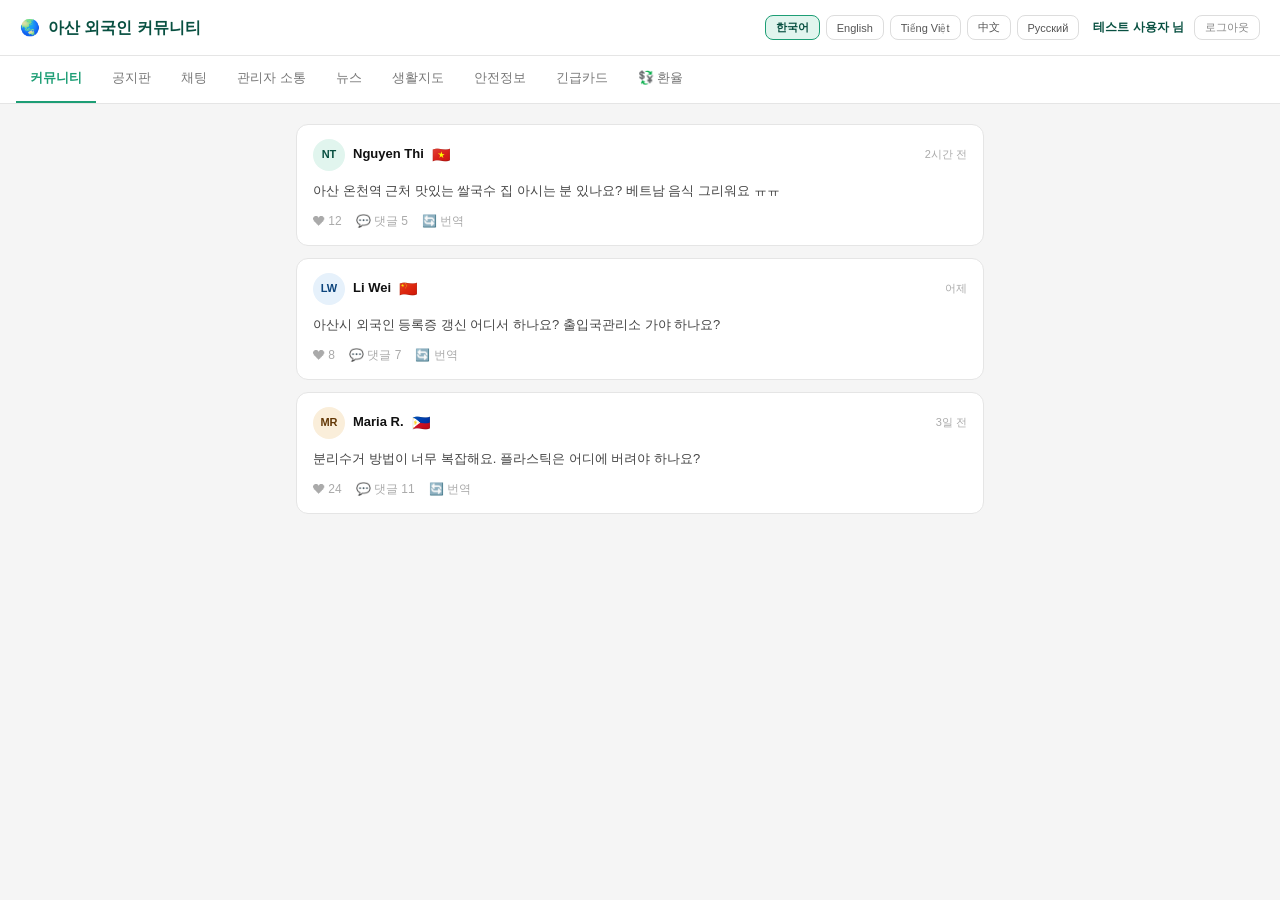
<file: index.html>
<!DOCTYPE html>
<html lang="ko">
<head>
  <meta charset="UTF-8" />
  <meta name="viewport" content="width=device-width, initial-scale=1.0" />
  <title>아산 외국인 커뮤니티</title>
  <link rel="stylesheet" href="style.css" />
</head>
<body>

  <!-- 로딩 오버레이 -->
  <div id="loading-overlay" style="
    position:fixed; inset:0; background:#f0faf6;
    display:flex; flex-direction:column;
    align-items:center; justify-content:center;
    z-index:9999; gap:14px;
  ">
    <div style="font-size:40px;">🌏</div>
    <div style="font-size:15px; font-weight:600; color:#085041;">아산 외국인 커뮤니티</div>
    <div style="font-size:13px; color:#888;">로그인 확인 중...</div>
  </div>

  <!-- 상단 네비게이션 -->
  <nav class="nav">
    <div class="nav-logo">
      🌏 <span id="site-title">아산 외국인 커뮤니티</span>
    </div>
    <div class="lang-btns">
      <button class="lang-btn active" onclick="setLang('ko', this)">한국어</button>
      <button class="lang-btn" onclick="setLang('en', this)">English</button>
      <button class="lang-btn" onclick="setLang('vi', this)">Tiếng Việt</button>
      <button class="lang-btn" onclick="setLang('zh', this)">中文</button>
      <button class="lang-btn" onclick="setLang('ru', this)">Русский</button>
    </div>
    <div class="nav-user" id="nav-user" style="display:none;">
      <span class="nav-username" id="nav-username"></span>
      <button class="nav-logout-btn" onclick="doLogout()">로그아웃</button>
    </div>
  </nav>

  <!-- Firebase 인증 모듈 -->
  <!--
    ✅ Firebase 연결 방법:
       1. https://console.firebase.google.com 에서 프로젝트 생성
       2. 프로젝트 설정 > 앱 추가 > 웹 선택
       3. 아래 YOUR_* 값들을 발급받은 실제 값으로 교체
       4. DEV_MODE = false 로 변경

    🛠️ 개발/테스트 중에는 DEV_MODE = true 로 설정하면
       Firebase 없이도 사이트를 바로 볼 수 있어요.
  -->
  <script type="module">
    // ─────────────────────────────────────────
    // 🛠️ 개발 모드: true = Firebase 없이 바로 진입
    //              false = 실제 Firebase 인증 사용
    const DEV_MODE = true; // 로컬 테스트용 - 배포 시 false로 변경
    // ─────────────────────────────────────────

    function hideLoading() {
      const el = document.getElementById('loading-overlay');
      if (el) el.style.display = 'none';
    }

    if (DEV_MODE) {
      hideLoading();
      document.getElementById('nav-username').textContent = '테스트 사용자 님';
      document.getElementById('nav-user').style.display  = 'flex';
      window._userRole = 'user';
      window.doLogout  = () => { alert('개발 모드에서는 로그아웃이 비활성화됩니다.'); };
    } else {
      const { initializeApp } = await import("https://www.gstatic.com/firebasejs/10.12.0/firebase-app.js");
      const { getAuth, onAuthStateChanged, signOut } = await import("https://www.gstatic.com/firebasejs/10.12.0/firebase-auth.js");
      const { getFirestore, doc, getDoc } = await import("https://www.gstatic.com/firebasejs/10.12.0/firebase-firestore.js");

      // ✅ Firebase 설정
      const firebaseConfig = {
        apiKey:            "AIzaSyBVN7VsK4J7m8Cn_TrbImBs5lgcIukXzuM",
        authDomain:        "project-7638656566257970339.firebaseapp.com",
        projectId:         "project-7638656566257970339",
        storageBucket:     "project-7638656566257970339.firebasestorage.app",
        messagingSenderId: "1018671314777",
        appId:             "1:1018671314777:web:944e5b7e7c6b1aa45bbe48",
        measurementId:     "G-TGVTNG5JBP"
      };

      const app  = initializeApp(firebaseConfig);
      const auth = getAuth(app);
      const db   = getFirestore(app);

      onAuthStateChanged(auth, async (user) => {
        if (!user) {
          window.location.href = "login.html";
          return;
        }
        try {
          const snap = await getDoc(doc(db, "users", user.uid));
          const name = snap.exists() ? snap.data().name : (user.displayName || user.email);
          document.getElementById('nav-username').textContent = (name || user.email) + ' 님';
          document.getElementById('nav-user').style.display  = 'flex';
          window._userRole = snap.exists() ? snap.data().role : 'user';
        } catch(e) {
          document.getElementById('nav-username').textContent = user.email + ' 님';
          document.getElementById('nav-user').style.display  = 'flex';
        }
        hideLoading();
      });

      window.doLogout = async () => {
        await signOut(auth);
        window.location.href = "login.html";
      };
    }
  </script>

  <!-- 탭 메뉴 -->
  <div class="tabs">
    <div class="tab active" onclick="showTab('community', this)" id="t-community">커뮤니티</div>
    <div class="tab" onclick="showTab('notice', this)" id="t-notice">공지판</div>
    <div class="tab" onclick="showTab('chat', this)" id="t-chat">채팅</div>
    <div class="tab" onclick="showTab('admin', this)" id="t-admin">관리자 소통</div>
    <div class="tab" onclick="showTab('news', this)" id="t-news">뉴스</div>
    <div class="tab" onclick="showTab('map', this)" id="t-map">생활지도</div>
    <div class="tab" onclick="showTab('safety', this)" id="t-safety">안전정보</div>
    <div class="tab" onclick="showTab('emergency', this)" id="t-emergency">긴급카드</div>
    <div class="tab" onclick="showTab('exchange', this)" id="t-exchange">💱 환율</div>
  </div>

  <!-- 콘텐츠 영역 -->
  <div class="content">

    <!-- ===================== 커뮤니티 ===================== -->
    <div id="sec-community">
      <div class="community-grid">
        <div class="post-card">
          <div class="post-header">
            <div class="avatar av-vn">NT</div>
            <div class="post-author">Nguyen Thi</div>
            <div>🇻🇳</div>
            <div class="post-time" id="pt1">2시간 전</div>
          </div>
          <div class="post-body" id="pb1">아산 온천역 근처 맛있는 쌀국수 집 아시는 분 있나요? 베트남 음식 그리워요 ㅠㅠ</div>
          <div class="post-footer">
            <span class="post-action">❤ 12</span>
            <span class="post-action" id="pa-cmt1">💬 댓글 5</span>
            <span class="post-action">🔄 번역</span>
          </div>
        </div>
        <div class="post-card">
          <div class="post-header">
            <div class="avatar av-cn">LW</div>
            <div class="post-author">Li Wei</div>
            <div>🇨🇳</div>
            <div class="post-time" id="pt2">어제</div>
          </div>
          <div class="post-body" id="pb2">아산시 외국인 등록증 갱신 어디서 하나요? 출입국관리소 가야 하나요?</div>
          <div class="post-footer">
            <span class="post-action">❤ 8</span>
            <span class="post-action" id="pa-cmt2">💬 댓글 7</span>
            <span class="post-action">🔄 번역</span>
          </div>
        </div>
        <div class="post-card">
          <div class="post-header">
            <div class="avatar av-ph">MR</div>
            <div class="post-author">Maria R.</div>
            <div>🇵🇭</div>
            <div class="post-time" id="pt3">3일 전</div>
          </div>
          <div class="post-body" id="pb3">분리수거 방법이 너무 복잡해요. 플라스틱은 어디에 버려야 하나요?</div>
          <div class="post-footer">
            <span class="post-action">❤ 24</span>
            <span class="post-action" id="pa-cmt3">💬 댓글 11</span>
            <span class="post-action">🔄 번역</span>
          </div>
        </div>
      </div>
    </div>

    <!-- ===================== 공지판 ===================== -->
    <div id="sec-notice" class="hidden">
      <div class="notice-filter">
        <button class="filter-btn active" onclick="filterNotice('all', this)" id="nf-all">전체</button>
        <button class="filter-btn" onclick="filterNotice('urgent', this)" id="nf-urgent">긴급</button>
        <button class="filter-btn" onclick="filterNotice('event', this)" id="nf-event">행사</button>
        <button class="filter-btn" onclick="filterNotice('notice', this)" id="nf-notice">공지</button>
      </div>
      <div class="notice-list">
        <div class="notice-item pinned" data-cat="urgent">
          <span class="notice-tag tag-pin" id="ntag-pin">📌 고정</span>
          <div>
            <div class="notice-title" id="n1-title">2025년 외국인 주민 건강검진 일정 안내 — 무료 접수 마감 6월 30일</div>
            <div class="notice-meta">관리자 · 2025.06.10</div>
          </div>
        </div>
        <div class="notice-item" data-cat="urgent">
          <span class="notice-tag tag-urgent" id="ntag-urgent">긴급</span>
          <div>
            <div class="notice-title" id="n2-title">아산 온천지구 도로공사 안내 — 6월 15일~7월 31일 우회 필요</div>
            <div class="notice-meta">관리자 · 2025.06.09</div>
          </div>
        </div>
        <div class="notice-item" data-cat="event">
          <span class="notice-tag tag-event" id="ntag-event">행사</span>
          <div>
            <div class="notice-title" id="n3-title">다문화 어울림 축제 — 6월 22일 아산시민광장 (무료 입장)</div>
            <div class="notice-meta">관리자 · 2025.06.07</div>
          </div>
        </div>
        <div class="notice-item" data-cat="notice">
          <span class="notice-tag tag-notice" id="ntag-notice2">공지</span>
          <div>
            <div class="notice-title" id="n4-title">아산시 외국인주민 한국어 교육 2분기 수강생 모집 안내</div>
            <div class="notice-meta">관리자 · 2025.06.03</div>
          </div>
        </div>
        <div class="notice-item" data-cat="event">
          <span class="notice-tag tag-event">행사</span>
          <div>
            <div class="notice-title" id="n5-title">외국인 법률 무료 상담 — 매월 마지막 주 수요일 시청 1층</div>
            <div class="notice-meta">관리자 · 2025.05.28</div>
          </div>
        </div>
      </div>
    </div>

    <!-- ===================== 채팅 ===================== -->
    <div id="sec-chat" class="hidden">
      <div class="chat-wrap">
        <div class="chat-header">
          <div class="online-dot"></div>
          <div class="chat-title" id="chat-title">실시간 커뮤니티 채팅</div>
          <div class="chat-online" id="chat-online">🟢 24명 접속 중</div>
        </div>
        <div class="chat-messages" id="chat-messages">
          <div class="msg">
            <div class="msg-avatar av-a">NT</div>
            <div class="msg-body">
              <div class="msg-name">Nguyen Thi 🇻🇳</div>
              <div class="msg-bubble other" id="cm1">안녕하세요! 오늘 날씨 너무 좋네요 😊</div>
              <div class="msg-time">14:22</div>
            </div>
          </div>
          <div class="msg">
            <div class="msg-avatar av-b">LW</div>
            <div class="msg-body">
              <div class="msg-name">Li Wei 🇨🇳</div>
              <div class="msg-bubble other" id="cm2">네 맞아요! 주말에 신정호 공원 가려고요</div>
              <div class="msg-time">14:24</div>
            </div>
          </div>
          <div class="msg">
            <div class="msg-avatar av-c">MR</div>
            <div class="msg-body">
              <div class="msg-name">Maria R. 🇵🇭</div>
              <div class="msg-bubble other" id="cm3">저도 가고 싶어요! 같이 가도 될까요?</div>
              <div class="msg-time">14:25</div>
            </div>
          </div>
        </div>
        <div class="chat-input-row">
          <input
            class="chat-input"
            id="chat-input"
            placeholder="메시지를 입력하세요..."
            onkeydown="if(event.key==='Enter') sendChat()"
          />
          <button class="chat-send" onclick="sendChat()" id="chat-send-btn">전송</button>
        </div>
      </div>
    </div>

    <!-- ===================== 관리자 소통 ===================== -->
    <div id="sec-admin" class="hidden">
      <div class="admin-section">

        <!-- AI 챗봇 -->
        <div class="admin-card">
          <div class="admin-card-header">
            <div class="admin-icon" style="background:#E1F5EE;">🤖</div>
            <div>
              <div class="admin-card-title" id="admin-t0">AI 도우미</div>
              <div class="admin-card-sub" id="admin-s0">비자·생활정보·FAQ를 AI가 즉시 답변해드려요</div>
            </div>
          </div>

          <!-- 빠른 질문 버튼 -->
          <div class="ai-quick-btns" id="ai-quick-btns">
            <button class="ai-quick-btn" onclick="aiQuick(this)" id="aq1">비자 갱신 방법</button>
            <button class="ai-quick-btn" onclick="aiQuick(this)" id="aq2">건강보험 가입</button>
            <button class="ai-quick-btn" onclick="aiQuick(this)" id="aq3">분리수거 방법</button>
            <button class="ai-quick-btn" onclick="aiQuick(this)" id="aq4">병원 이용법</button>
            <button class="ai-quick-btn" onclick="aiQuick(this)" id="aq5">보이스피싱 대처</button>
          </div>

          <!-- 대화창 -->
          <div class="ai-chat-box">
            <div class="ai-messages" id="ai-messages">
              <div class="ai-bubble-row">
                <div class="ai-bot-av">🤖</div>
                <div class="ai-bubble bot" id="ai-welcome">
                  안녕하세요! 아산시 생활 AI 도우미입니다. 비자, 건강보험, 분리수거, 병원 이용 등 궁금한 것을 무엇이든 물어보세요 😊
                </div>
              </div>
            </div>
            <div class="ai-input-row">
              <input
                class="ai-input"
                id="ai-input"
                placeholder="궁금한 것을 입력하세요..."
                onkeydown="if(event.key==='Enter'&&!event.shiftKey){event.preventDefault();sendAI()}"
              />
              <button class="ai-send-btn" id="ai-send-btn" onclick="sendAI()">전송</button>
            </div>
          </div>
          <div class="ai-notice" id="ai-notice">
            ⚠️ AI는 일반 생활정보를 안내합니다. 법적·의료적 결정은 반드시 전문가에게 확인하세요.
          </div>
        </div>

        <!-- 1:1 문의 -->
        <div class="admin-card">
          <div class="admin-card-header">
            <div class="admin-icon" style="background:#E1F5EE;">📝</div>
            <div>
              <div class="admin-card-title" id="admin-t1">1:1 문의하기</div>
              <div class="admin-card-sub" id="admin-s1">관리자가 24시간 내 답변드립니다</div>
            </div>
          </div>
          <div class="inquiry-form" id="inq-form">
            <div>
              <div class="form-label" id="fl-cat">문의 유형</div>
              <select class="form-select" id="inq-cat">
                <option id="opt1">비자 · 체류</option>
                <option id="opt2">생활 · 주거</option>
                <option id="opt3">의료 · 보험</option>
                <option id="opt4">노동 · 임금</option>
                <option id="opt5">기타</option>
              </select>
            </div>
            <div>
              <div class="form-label" id="fl-title">제목</div>
              <input class="form-input" id="inq-title" placeholder="문의 제목을 입력하세요" />
            </div>
            <div>
              <div class="form-label" id="fl-content">내용</div>
              <textarea class="form-textarea" id="inq-content" placeholder="궁금한 내용을 자세히 적어주세요"></textarea>
            </div>
            <button class="submit-btn" onclick="submitInquiry()" id="inq-submit-btn">문의 보내기</button>
          </div>
          <div class="success-msg hidden" id="inq-success">✅ 문의가 접수되었습니다! 24시간 내 답변드릴게요.</div>
        </div>

        <!-- 내 문의 내역 -->
        <div class="admin-card">
          <div class="admin-card-header">
            <div class="admin-icon" style="background:#E6F1FB;">📋</div>
            <div>
              <div class="admin-card-title" id="admin-t2">내 문의 내역</div>
              <div class="admin-card-sub" id="admin-s2">최근 접수된 문의를 확인하세요</div>
            </div>
          </div>
          <div class="my-inquiries">
            <div class="inq-item">
              <div>
                <div class="inq-title" id="inq1-title">비자 갱신 서류 문의</div>
                <div class="inq-date">2025.06.08</div>
              </div>
              <span class="inq-status status-done" id="inq1-status">답변완료</span>
            </div>
            <div class="inq-item">
              <div>
                <div class="inq-title" id="inq2-title">건강보험 적용 범위 질문</div>
                <div class="inq-date">2025.06.11</div>
              </div>
              <span class="inq-status status-wait" id="inq2-status">답변대기</span>
            </div>
          </div>
        </div>

        <!-- FAQ -->
        <div class="admin-card">
          <div class="admin-card-header">
            <div class="admin-icon" style="background:#FAEEDA;">❓</div>
            <div>
              <div class="admin-card-title" id="admin-t3">자주 묻는 질문 (FAQ)</div>
              <div class="admin-card-sub" id="admin-s3">빠른 답변을 확인해 보세요</div>
            </div>
          </div>
          <div class="faq-list">
            <div class="faq-item">
              <div class="faq-q" onclick="toggleFaq(this)">
                <span id="faq1-q">외국인 등록증은 어디서 갱신하나요?</span>
                <span class="faq-arrow">▾</span>
              </div>
              <div class="faq-a" id="faq1-a">아산출입국·외국인사무소(아산시 번영로 88)에서 가능합니다. 만료 2개월 전부터 신청 가능하며, 하이코리아 사이트에서 온라인 예약 후 방문하세요.</div>
            </div>
            <div class="faq-item">
              <div class="faq-q" onclick="toggleFaq(this)">
                <span id="faq2-q">건강보험은 어떻게 가입하나요?</span>
                <span class="faq-arrow">▾</span>
              </div>
              <div class="faq-a" id="faq2-a">직장 가입자는 회사에서 자동 가입됩니다. 지역 가입자는 국민건강보험공단(1577-1000)에 문의하거나 가까운 지사를 방문하세요.</div>
            </div>
            <div class="faq-item">
              <div class="faq-q" onclick="toggleFaq(this)">
                <span id="faq3-q">분리수거 날짜와 방법은?</span>
                <span class="faq-arrow">▾</span>
              </div>
              <div class="faq-a" id="faq3-a">아파트는 단지별로 상이합니다. 일반적으로 재활용은 화·목·토, 음식물은 매일, 일반쓰레기는 종량제봉투 사용 후 지정된 날에 배출합니다.</div>
            </div>
          </div>
        </div>

      </div>
    </div>

    <!-- ===================== 뉴스 ===================== -->
    <div id="sec-news" class="hidden">
      <div class="news-grid">
        <div class="news-card">
          <span class="news-badge">아산시</span>
          <div>
            <div class="news-title" id="nt1">아산시, 외국인 주민 한국어 교육 지원 확대 — 2025년부터 무료 강좌 신청 가능</div>
            <div class="news-date">2025.06.10</div>
          </div>
        </div>
        <div class="news-card">
          <span class="news-badge">건강</span>
          <div>
            <div class="news-title" id="nt2">충남 외국인 건강보험 혜택 안내 — 직장 가입자 가족도 적용 가능</div>
            <div class="news-date">2025.06.07</div>
          </div>
        </div>
        <div class="news-card">
          <span class="news-badge">생활</span>
          <div>
            <div class="news-title" id="nt3">아산시 다문화가족지원센터, 이주여성 취업 지원 프로그램 모집 중</div>
            <div class="news-date">2025.06.03</div>
          </div>
        </div>
      </div>
    </div>

    <!-- ===================== 생활지도 ===================== -->
    <div id="sec-map" class="hidden">
      <div class="cat-btns">
        <button class="cat-btn active" onclick="filterMap(this)">전체</button>
        <button class="cat-btn" onclick="filterMap(this)">
          <span class="dot" style="background:#E24B4A;"></span>
          <span id="mb-hosp">병원</span>
        </button>
        <button class="cat-btn" onclick="filterMap(this)">
          <span class="dot" style="background:#378ADD;"></span>
          <span id="mb-bank">은행</span>
        </button>
        <button class="cat-btn" onclick="filterMap(this)">
          <span class="dot" style="background:#1D9E75;"></span>
          <span id="mb-mart">마트</span>
        </button>
        <button class="cat-btn" onclick="filterMap(this)">
          <span class="dot" style="background:#BA7517;"></span>
          <span id="mb-gov">관공서</span>
        </button>
      </div>
      <!-- 실제 배포 시 카카오맵 API로 교체하세요 -->
      <div class="map-mock">
        <div class="map-pin" style="top:40%;left:30%;background:#E24B4A;"></div>
        <div class="map-pin" style="top:55%;left:50%;background:#378ADD;"></div>
        <div class="map-pin" style="top:35%;left:65%;background:#1D9E75;"></div>
        <div class="map-pin" style="top:60%;left:40%;background:#BA7517;"></div>
        <span id="map-label" class="map-label">📍 아산시 지도</span>
      </div>
      <div class="place-list">
        <div class="place-card">
          <div class="place-icon" style="background:#FCEBEB;">🏥</div>
          <div>
            <div class="place-name" id="pl1">순천향대 천안병원</div>
            <div class="place-dist">1.2km · 병원</div>
          </div>
        </div>
        <div class="place-card">
          <div class="place-icon" style="background:#E6F1FB;">🏦</div>
          <div>
            <div class="place-name" id="pl2">기업은행 아산점</div>
            <div class="place-dist">0.8km · 은행</div>
          </div>
        </div>
        <div class="place-card">
          <div class="place-icon" style="background:#E1F5EE;">🛒</div>
          <div>
            <div class="place-name" id="pl3">이마트 아산점</div>
            <div class="place-dist">1.5km · 마트</div>
          </div>
        </div>
        <div class="place-card">
          <div class="place-icon" style="background:#FAEEDA;">🏛️</div>
          <div>
            <div class="place-name" id="pl4">아산시청 외국인주민과</div>
            <div class="place-dist">2.1km · 관공서</div>
          </div>
        </div>
      </div>
    </div>

    <!-- ===================== 안전정보 ===================== -->
    <div id="sec-safety" class="hidden">
      <div class="safety-cards">
        <div class="safety-card">
          <span class="safety-tag tag-danger" id="st1">보이스피싱 주의</span>
          <div class="safety-title" id="stitle1">이런 전화는 무조건 끊으세요!</div>
          <ul class="safety-steps">
            <li><span class="step-num">1</span><span id="ss1-1">"검찰·경찰입니다" — 기관은 전화로 돈 요구 안 함</span></li>
            <li><span class="step-num">2</span><span id="ss1-2">"계좌 이체하세요" — 절대 하지 마세요</span></li>
            <li><span class="step-num">3</span><span id="ss1-3">의심되면 즉시 112 신고</span></li>
          </ul>
        </div>
        <div class="safety-card">
          <span class="safety-tag tag-warn" id="st2">생활 안전</span>
          <div class="safety-title" id="stitle2">분리수거 방법 안내</div>
          <ul class="safety-steps">
            <li><span class="step-num">1</span><span id="ss2-1">종이류 — 묶어서 종이 전용함에</span></li>
            <li><span class="step-num">2</span><span id="ss2-2">플라스틱 — 씻어서 투명 봉투에</span></li>
            <li><span class="step-num">3</span><span id="ss2-3">음식물 — 별도 음식물 봉투 사용</span></li>
          </ul>
        </div>
      </div>
    </div>

    <!-- ===================== 긴급카드 ===================== -->
    <div id="sec-emergency" class="hidden">
      <div class="emer-banner" id="emer-banner">긴급 상황 시 아래 번호로 바로 연락하세요</div>
      <div class="emer-grid">
        <div class="emer-card">
          <div class="emer-num">112</div>
          <div class="emer-name" id="en1">경찰 신고</div>
        </div>
        <div class="emer-card">
          <div class="emer-num">119</div>
          <div class="emer-name" id="en2">화재·구급</div>
        </div>
      </div>
      <div class="phrase-card">
        <div class="phrase-card-title" id="phrase-title">긴급 표현 카드</div>
        <div class="phrase-row"><span class="phrase-ko">도와주세요</span><span class="phrase-tr" id="ep1-tr">Help me please</span></div>
        <div class="phrase-row"><span class="phrase-ko">병원에 가야 해요</span><span class="phrase-tr" id="ep2-tr">I need to go to hospital</span></div>
        <div class="phrase-row"><span class="phrase-ko">경찰을 불러주세요</span><span class="phrase-tr" id="ep3-tr">Please call the police</span></div>
        <div class="phrase-row"><span class="phrase-ko">불이 났어요</span><span class="phrase-tr" id="ep4-tr">There is a fire</span></div>
      </div>
    </div>

    <!-- ===================== 환율 ===================== -->
    <div id="sec-exchange" class="hidden">
      <div class="exchange-header">
        <div class="exchange-title" id="ex-main-title">💱 실시간 환율 (원화 기준)</div>
        <div class="exchange-updated" id="ex-updated">불러오는 중...</div>
      </div>

      <!-- 통화 카드 그리드 -->
      <div class="currency-grid" id="currency-grid">
        <div class="currency-card-loading">환율 정보를 불러오는 중...</div>
      </div>

      <!-- 환율 계산기 -->
      <div class="converter-card">
        <div class="conv-title" id="conv-title-label">환율 계산기</div>
        <div class="conv-row">
          <span class="conv-label" id="conv-lbl-amount">금액</span>
          <span class="conv-flag" id="from-flag">🇰🇷</span>
          <input class="conv-input" type="number" id="conv-amount" value="10000" oninput="calcConvert()" />
          <select class="conv-select" id="conv-from" onchange="calcConvert()">
            <option value="KRW">KRW 원</option>
            <option value="VND">VND 동</option>
            <option value="CNY">CNY 위안</option>
            <option value="USD">USD 달러</option>
            <option value="EUR">EUR 유로</option>
            <option value="RUB">RUB 루블</option>
            <option value="PHP">PHP 페소</option>
          </select>
        </div>
        <div class="swap-btn" onclick="swapCurrency()">⇅</div>
        <div class="conv-row">
          <span class="conv-label" id="conv-lbl-to">변환</span>
          <span class="conv-flag" id="to-flag">🇻🇳</span>
          <select class="conv-select" id="conv-to" onchange="calcConvert()">
            <option value="VND">VND 동</option>
            <option value="KRW">KRW 원</option>
            <option value="CNY">CNY 위안</option>
            <option value="USD">USD 달러</option>
            <option value="EUR">EUR 유로</option>
            <option value="RUB">RUB 루블</option>
            <option value="PHP">PHP 페소</option>
          </select>
        </div>
        <div class="conv-result">
          <div>
            <div class="conv-result-label" id="conv-result-label">결과</div>
            <div class="conv-result-num" id="conv-result">—</div>
          </div>
          <div style="font-size:24px;" id="conv-to-flag">🇻🇳</div>
        </div>
        <div class="conv-rate-hint" id="conv-rate-hint"></div>
      </div>

      <div class="exchange-notice" id="ex-notice">
        ⚠️ 환율은 참고용입니다. 실제 은행 환전 시 수수료가 적용될 수 있어요.
      </div>
    </div>

  </div><!-- /content -->

  <script src="script.js"></script>
</body>
</html>
</file>
<file: style.css>
/* ===================================================
   아산 외국인 커뮤니티 — style.css
   =================================================== */

/* ---------- 기본 리셋 ---------- */
* {
  box-sizing: border-box;
  margin: 0;
  padding: 0;
}

body {
  font-family: 'Noto Sans KR', 'Apple SD Gothic Neo', sans-serif;
  background: #f5f5f5;
  color: #111;
  font-size: 15px;
  line-height: 1.6;
}

/* ---------- 유틸 ---------- */
.hidden {
  display: none !important;
}

/* ===================================================
   네비게이션
   =================================================== */
.nav {
  background: #ffffff;
  border-bottom: 1px solid #e5e5e5;
  height: 56px;
  display: flex;
  align-items: center;
  padding: 0 20px;
  gap: 14px;
  position: sticky;
  top: 0;
  z-index: 100;
}

.nav-logo {
  font-size: 16px;
  font-weight: 700;
  color: #085041;
  flex: 1;
  display: flex;
  align-items: center;
  gap: 8px;
}

.lang-btns {
  display: flex;
  gap: 6px;
  flex-wrap: wrap;
}

.lang-btn {
  font-size: 11px;
  padding: 4px 10px;
  border: 1px solid #ddd;
  border-radius: 8px;
  background: transparent;
  color: #555;
  cursor: pointer;
  transition: all 0.15s;
}

.lang-btn:hover {
  background: #f0faf6;
  border-color: #1D9E75;
  color: #085041;
}

.lang-btn.active {
  background: #E1F5EE;
  border-color: #1D9E75;
  color: #085041;
  font-weight: 600;
}

/* ── 네비게이션 사용자 영역 ── */
.nav-user {
  display: flex;
  align-items: center;
  gap: 10px;
  flex-shrink: 0;
}

.nav-username {
  font-size: 12px;
  color: #085041;
  font-weight: 600;
  white-space: nowrap;
}

.nav-logout-btn {
  font-size: 11px;
  padding: 4px 10px;
  border: 1px solid #ddd;
  border-radius: 8px;
  background: transparent;
  color: #888;
  cursor: pointer;
  transition: all 0.15s;
  white-space: nowrap;
}

.nav-logout-btn:hover {
  border-color: #E24B4A;
  color: #A32D2D;
  background: #FCEBEB;
}

/* ===================================================
   탭 메뉴
   =================================================== */
.tabs {
  background: #ffffff;
  border-bottom: 1px solid #e5e5e5;
  display: flex;
  padding: 0 16px;
  gap: 2px;
  overflow-x: auto;
  /* 스크롤바 숨기기 */
  -ms-overflow-style: none;
  scrollbar-width: none;
}

.tabs::-webkit-scrollbar {
  display: none;
}

.tab {
  padding: 12px 14px;
  font-size: 13px;
  color: #777;
  border-bottom: 2px solid transparent;
  cursor: pointer;
  white-space: nowrap;
  transition: all 0.15s;
}

.tab:hover {
  color: #1D9E75;
}

.tab.active {
  color: #1D9E75;
  border-bottom-color: #1D9E75;
  font-weight: 600;
}

/* ===================================================
   콘텐츠 공통
   =================================================== */
.content {
  max-width: 720px;
  margin: 0 auto;
  padding: 20px 16px;
}

/* ===================================================
   커뮤니티
   =================================================== */
.community-grid {
  display: grid;
  gap: 12px;
}

.post-card {
  background: #ffffff;
  border: 1px solid #e5e5e5;
  border-radius: 12px;
  padding: 14px 16px;
  transition: box-shadow 0.15s;
}

.post-card:hover {
  box-shadow: 0 2px 10px rgba(0, 0, 0, 0.07);
}

.post-header {
  display: flex;
  align-items: center;
  gap: 8px;
  margin-bottom: 10px;
}

.avatar {
  width: 32px;
  height: 32px;
  border-radius: 50%;
  display: flex;
  align-items: center;
  justify-content: center;
  font-size: 11px;
  font-weight: 700;
  flex-shrink: 0;
}

.av-vn { background: #E1F5EE; color: #085041; }
.av-cn { background: #E6F1FB; color: #0C447C; }
.av-ph { background: #FAEEDA; color: #633806; }

.post-author {
  font-size: 13px;
  font-weight: 600;
  color: #111;
}

.post-time {
  font-size: 11px;
  color: #aaa;
  margin-left: auto;
}

.post-body {
  font-size: 13px;
  color: #444;
  line-height: 1.6;
  margin-bottom: 10px;
}

.post-footer {
  display: flex;
  gap: 14px;
}

.post-action {
  font-size: 12px;
  color: #aaa;
  cursor: pointer;
  transition: color 0.15s;
}

.post-action:hover {
  color: #1D9E75;
}

/* ===================================================
   공지판
   =================================================== */
.notice-filter {
  display: flex;
  gap: 8px;
  margin-bottom: 14px;
  flex-wrap: wrap;
}

.filter-btn {
  font-size: 12px;
  padding: 6px 14px;
  border: 1px solid #ddd;
  border-radius: 20px;
  background: #ffffff;
  color: #666;
  cursor: pointer;
  transition: all 0.15s;
}

.filter-btn:hover {
  border-color: #1D9E75;
  color: #1D9E75;
}

.filter-btn.active {
  background: #E1F5EE;
  border-color: #1D9E75;
  color: #085041;
  font-weight: 600;
}

.notice-list {
  display: grid;
  gap: 10px;
}

.notice-item {
  background: #ffffff;
  border: 1px solid #e5e5e5;
  border-radius: 12px;
  padding: 14px 16px;
  display: flex;
  gap: 12px;
  align-items: flex-start;
  transition: box-shadow 0.15s;
}

.notice-item:hover {
  box-shadow: 0 2px 10px rgba(0, 0, 0, 0.07);
}

.notice-item.pinned {
  border-color: #1D9E75;
  background: #f4fdf9;
}

.notice-tag {
  font-size: 11px;
  padding: 3px 9px;
  border-radius: 8px;
  white-space: nowrap;
  flex-shrink: 0;
  font-weight: 600;
  margin-top: 2px;
}

.tag-pin    { background: #E1F5EE; color: #085041; }
.tag-urgent { background: #FCEBEB; color: #791F1F; }
.tag-event  { background: #FAEEDA; color: #633806; }
.tag-notice { background: #E6F1FB; color: #0C447C; }

.notice-title {
  font-size: 13px;
  font-weight: 600;
  color: #111;
  line-height: 1.5;
  margin-bottom: 4px;
}

.notice-meta {
  font-size: 11px;
  color: #aaa;
}

/* ===================================================
   채팅
   =================================================== */
.chat-wrap {
  display: flex;
  flex-direction: column;
  height: 480px;
  background: #ffffff;
  border: 1px solid #e5e5e5;
  border-radius: 12px;
  overflow: hidden;
}

.chat-header {
  padding: 12px 16px;
  border-bottom: 1px solid #e5e5e5;
  display: flex;
  align-items: center;
  gap: 8px;
  background: #fafafa;
}

.online-dot {
  width: 8px;
  height: 8px;
  border-radius: 50%;
  background: #1D9E75;
  flex-shrink: 0;
}

.chat-title {
  font-size: 14px;
  font-weight: 600;
  color: #111;
}

.chat-online {
  font-size: 11px;
  color: #aaa;
  margin-left: auto;
}

.chat-messages {
  flex: 1;
  overflow-y: auto;
  padding: 16px;
  display: flex;
  flex-direction: column;
  gap: 14px;
}

.msg {
  display: flex;
  gap: 8px;
  align-items: flex-start;
}

.msg.mine {
  flex-direction: row-reverse;
}

.msg-avatar {
  width: 30px;
  height: 30px;
  border-radius: 50%;
  display: flex;
  align-items: center;
  justify-content: center;
  font-size: 11px;
  font-weight: 700;
  flex-shrink: 0;
}

.av-a  { background: #E1F5EE; color: #085041; }
.av-b  { background: #E6F1FB; color: #0C447C; }
.av-c  { background: #FAEEDA; color: #633806; }
.av-me { background: #1D9E75; color: #ffffff; }

.msg-body {
  max-width: 68%;
}

.msg-name {
  font-size: 11px;
  color: #aaa;
  margin-bottom: 3px;
}

.msg.mine .msg-name {
  text-align: right;
}

.msg-bubble {
  font-size: 13px;
  padding: 8px 12px;
  border-radius: 12px;
  line-height: 1.5;
  word-break: break-word;
}

.msg-bubble.other {
  background: #f0f0f0;
  color: #111;
}

.msg-bubble.mine-bubble {
  background: #1D9E75;
  color: #ffffff;
}

.msg-time {
  font-size: 10px;
  color: #bbb;
  margin-top: 4px;
}

.msg.mine .msg-time {
  text-align: right;
}

.chat-input-row {
  padding: 12px 14px;
  border-top: 1px solid #e5e5e5;
  display: flex;
  gap: 8px;
  background: #fafafa;
}

.chat-input {
  flex: 1;
  font-size: 13px;
  padding: 9px 12px;
  border: 1px solid #ddd;
  border-radius: 20px;
  background: #ffffff;
  color: #111;
  outline: none;
  transition: border-color 0.15s;
}

.chat-input:focus {
  border-color: #1D9E75;
}

.chat-send {
  font-size: 13px;
  padding: 9px 18px;
  background: #1D9E75;
  color: #ffffff;
  border: none;
  border-radius: 20px;
  cursor: pointer;
  font-weight: 600;
  transition: background 0.15s;
}

.chat-send:hover {
  background: #17845f;
}

/* ===================================================
   관리자 소통
   =================================================== */
.admin-section {
  display: grid;
  gap: 14px;
}

.admin-card {
  background: #ffffff;
  border: 1px solid #e5e5e5;
  border-radius: 12px;
  padding: 16px 18px;
}

.admin-card-header {
  display: flex;
  align-items: center;
  gap: 12px;
  margin-bottom: 14px;
}

.admin-icon {
  width: 36px;
  height: 36px;
  border-radius: 10px;
  display: flex;
  align-items: center;
  justify-content: center;
  font-size: 18px;
  flex-shrink: 0;
}

.admin-card-title {
  font-size: 14px;
  font-weight: 700;
  color: #111;
}

.admin-card-sub {
  font-size: 12px;
  color: #aaa;
  margin-top: 2px;
}

/* 문의 폼 */
.inquiry-form {
  display: grid;
  gap: 12px;
}

.form-label {
  font-size: 12px;
  color: #555;
  font-weight: 600;
  margin-bottom: 5px;
}

.form-input,
.form-select,
.form-textarea {
  width: 100%;
  font-size: 13px;
  padding: 9px 12px;
  border: 1px solid #ddd;
  border-radius: 8px;
  background: #fafafa;
  color: #111;
  outline: none;
  transition: border-color 0.15s;
  font-family: inherit;
}

.form-input:focus,
.form-select:focus,
.form-textarea:focus {
  border-color: #1D9E75;
  background: #ffffff;
}

.form-textarea {
  resize: vertical;
  min-height: 80px;
}

.submit-btn {
  width: 100%;
  font-size: 13px;
  padding: 11px;
  background: #1D9E75;
  color: #ffffff;
  border: none;
  border-radius: 8px;
  cursor: pointer;
  font-weight: 700;
  transition: background 0.15s;
}

.submit-btn:hover {
  background: #17845f;
}

.success-msg {
  background: #E1F5EE;
  color: #085041;
  font-size: 13px;
  padding: 12px 16px;
  border-radius: 8px;
  text-align: center;
  font-weight: 600;
}

/* 문의 내역 */
.my-inquiries {
  display: grid;
  gap: 8px;
}

.inq-item {
  border: 1px solid #e5e5e5;
  border-radius: 8px;
  padding: 10px 14px;
  display: flex;
  justify-content: space-between;
  align-items: center;
}

.inq-title {
  font-size: 13px;
  color: #111;
  font-weight: 500;
}

.inq-date {
  font-size: 11px;
  color: #aaa;
  margin-top: 2px;
}

.inq-status {
  font-size: 11px;
  padding: 3px 10px;
  border-radius: 20px;
  font-weight: 600;
  flex-shrink: 0;
}

.status-done { background: #E1F5EE; color: #085041; }
.status-wait { background: #FAEEDA; color: #633806; }

/* FAQ */
.faq-list {
  display: grid;
  gap: 6px;
}

.faq-item {
  border: 1px solid #e5e5e5;
  border-radius: 8px;
  overflow: hidden;
}

.faq-q {
  font-size: 13px;
  padding: 12px 14px;
  cursor: pointer;
  display: flex;
  justify-content: space-between;
  align-items: center;
  color: #111;
  font-weight: 500;
  background: #fafafa;
  transition: background 0.15s;
}

.faq-q:hover {
  background: #f0faf6;
}

.faq-arrow {
  font-size: 14px;
  color: #aaa;
  transition: transform 0.2s;
}

.faq-q.open .faq-arrow {
  transform: rotate(180deg);
}

.faq-a {
  font-size: 12px;
  padding: 0 14px;
  max-height: 0;
  overflow: hidden;
  color: #555;
  line-height: 1.6;
  transition: max-height 0.25s ease, padding 0.25s ease;
  border-top: 0 solid #e5e5e5;
}

.faq-a.open {
  max-height: 150px;
  padding: 10px 14px;
  border-top: 1px solid #e5e5e5;
}

/* ===================================================
   뉴스
   =================================================== */
.news-grid {
  display: grid;
  gap: 12px;
}

.news-card {
  background: #ffffff;
  border: 1px solid #e5e5e5;
  border-radius: 12px;
  padding: 14px 16px;
  display: flex;
  gap: 12px;
  align-items: flex-start;
  transition: box-shadow 0.15s;
}

.news-card:hover {
  box-shadow: 0 2px 10px rgba(0, 0, 0, 0.07);
}

.news-badge {
  font-size: 11px;
  padding: 3px 9px;
  border-radius: 8px;
  background: #E1F5EE;
  color: #085041;
  white-space: nowrap;
  flex-shrink: 0;
  margin-top: 2px;
  font-weight: 600;
}

.news-title {
  font-size: 13px;
  font-weight: 600;
  color: #111;
  line-height: 1.5;
}

.news-date {
  font-size: 11px;
  color: #aaa;
  margin-top: 4px;
}

/* ===================================================
   생활지도
   =================================================== */
.cat-btns {
  display: flex;
  gap: 8px;
  flex-wrap: wrap;
  margin-bottom: 14px;
}

.cat-btn {
  font-size: 12px;
  padding: 7px 14px;
  border: 1px solid #ddd;
  border-radius: 20px;
  background: #ffffff;
  color: #666;
  cursor: pointer;
  display: flex;
  align-items: center;
  gap: 5px;
  transition: all 0.15s;
}

.cat-btn:hover {
  border-color: #1D9E75;
  color: #085041;
}

.cat-btn.active {
  background: #E1F5EE;
  border-color: #1D9E75;
  color: #085041;
  font-weight: 600;
}

.dot {
  width: 8px;
  height: 8px;
  border-radius: 50%;
  display: inline-block;
  flex-shrink: 0;
}

/* 임시 지도 (카카오맵 연동 전 placeholder) */
.map-mock {
  background: #dff0df;
  border: 1px solid #c3dcc3;
  border-radius: 12px;
  height: 180px;
  display: flex;
  align-items: center;
  justify-content: center;
  margin-bottom: 14px;
  position: relative;
  overflow: hidden;
}

.map-pin {
  position: absolute;
  width: 10px;
  height: 10px;
  border-radius: 50%;
  border: 2px solid #ffffff;
}

.map-label {
  font-size: 13px;
  color: #3B6D11;
  font-weight: 600;
}

.place-list {
  display: grid;
  gap: 10px;
}

.place-card {
  background: #ffffff;
  border: 1px solid #e5e5e5;
  border-radius: 10px;
  padding: 12px 14px;
  display: flex;
  align-items: center;
  gap: 14px;
  transition: box-shadow 0.15s;
}

.place-card:hover {
  box-shadow: 0 2px 10px rgba(0, 0, 0, 0.07);
}

.place-icon {
  width: 36px;
  height: 36px;
  border-radius: 10px;
  display: flex;
  align-items: center;
  justify-content: center;
  font-size: 18px;
  flex-shrink: 0;
}

.place-name {
  font-size: 13px;
  font-weight: 600;
  color: #111;
}

.place-dist {
  font-size: 11px;
  color: #aaa;
  margin-top: 2px;
}

/* ===================================================
   안전정보
   =================================================== */
.safety-cards {
  display: grid;
  gap: 12px;
}

.safety-card {
  background: #ffffff;
  border: 1px solid #e5e5e5;
  border-radius: 12px;
  padding: 16px 18px;
}

.safety-tag {
  font-size: 11px;
  padding: 3px 10px;
  border-radius: 8px;
  display: inline-block;
  margin-bottom: 10px;
  font-weight: 600;
}

.tag-danger { background: #FCEBEB; color: #791F1F; }
.tag-warn   { background: #FAEEDA; color: #633806; }

.safety-title {
  font-size: 14px;
  font-weight: 700;
  color: #111;
  margin-bottom: 10px;
}

.safety-steps {
  list-style: none;
  display: grid;
  gap: 6px;
}

.safety-steps li {
  font-size: 13px;
  color: #444;
  display: flex;
  gap: 10px;
  align-items: flex-start;
  line-height: 1.5;
}

.step-num {
  width: 20px;
  height: 20px;
  border-radius: 50%;
  background: #E1F5EE;
  color: #085041;
  font-size: 11px;
  font-weight: 700;
  display: flex;
  align-items: center;
  justify-content: center;
  flex-shrink: 0;
  margin-top: 1px;
}

/* ===================================================
   긴급카드
   =================================================== */
.emer-banner {
  background: #FCEBEB;
  border: 1px solid #f7c1c1;
  border-radius: 12px;
  padding: 14px 18px;
  margin-bottom: 14px;
  font-size: 13px;
  color: #791F1F;
  text-align: center;
  font-weight: 600;
}

.emer-grid {
  display: grid;
  grid-template-columns: 1fr 1fr;
  gap: 12px;
  margin-bottom: 14px;
}

.emer-card {
  background: #ffffff;
  border: 1px solid #e5e5e5;
  border-radius: 12px;
  padding: 18px;
  text-align: center;
  transition: box-shadow 0.15s;
}

.emer-card:hover {
  box-shadow: 0 2px 10px rgba(0, 0, 0, 0.07);
}

.emer-num {
  font-size: 36px;
  font-weight: 800;
  color: #A32D2D;
  line-height: 1;
}

.emer-name {
  font-size: 12px;
  color: #666;
  margin-top: 6px;
}

.phrase-card {
  background: #ffffff;
  border: 1px solid #e5e5e5;
  border-radius: 12px;
  padding: 16px 18px;
}

.phrase-card-title {
  font-size: 13px;
  font-weight: 700;
  color: #555;
  margin-bottom: 10px;
}

.phrase-row {
  display: flex;
  justify-content: space-between;
  align-items: center;
  padding: 8px 0;
  border-top: 1px solid #f0f0f0;
  font-size: 13px;
}

.phrase-ko {
  color: #111;
  font-weight: 600;
}

.phrase-tr {
  color: #666;
}

/* ===================================================
   AI 챗봇
   =================================================== */
.ai-quick-btns {
  display: flex;
  gap: 6px;
  flex-wrap: wrap;
  margin-bottom: 12px;
}

.ai-quick-btn {
  font-size: 11px;
  padding: 5px 12px;
  border: 1px solid #ddd;
  border-radius: 20px;
  background: #f5f5f5;
  color: #555;
  cursor: pointer;
  transition: all 0.15s;
}

.ai-quick-btn:hover {
  border-color: #1D9E75;
  background: #E1F5EE;
  color: #085041;
}

.ai-chat-box {
  border: 1px solid #e5e5e5;
  border-radius: 10px;
  overflow: hidden;
  margin-bottom: 10px;
}

.ai-messages {
  height: 280px;
  overflow-y: auto;
  padding: 14px;
  display: flex;
  flex-direction: column;
  gap: 12px;
  background: #fafafa;
}

.ai-bubble-row {
  display: flex;
  gap: 8px;
  align-items: flex-start;
}

.ai-bubble-row.user {
  flex-direction: row-reverse;
}

.ai-bot-av {
  width: 28px;
  height: 28px;
  border-radius: 50%;
  background: #E1F5EE;
  display: flex;
  align-items: center;
  justify-content: center;
  font-size: 14px;
  flex-shrink: 0;
}

.ai-bubble {
  max-width: 75%;
  font-size: 13px;
  padding: 9px 13px;
  border-radius: 12px;
  line-height: 1.6;
  word-break: break-word;
}

.ai-bubble.bot {
  background: #ffffff;
  color: #111;
  border: 1px solid #e5e5e5;
}

.ai-bubble.user {
  background: #1D9E75;
  color: #ffffff;
}

.ai-bubble.loading {
  background: #ffffff;
  color: #aaa;
  border: 1px solid #e5e5e5;
  font-style: italic;
}

.ai-input-row {
  display: flex;
  gap: 8px;
  padding: 10px 12px;
  border-top: 1px solid #e5e5e5;
  background: #ffffff;
}

.ai-input {
  flex: 1;
  font-size: 13px;
  padding: 8px 12px;
  border: 1px solid #ddd;
  border-radius: 20px;
  background: #fafafa;
  color: #111;
  outline: none;
  font-family: inherit;
  transition: border-color 0.15s;
}

.ai-input:focus {
  border-color: #1D9E75;
  background: #ffffff;
}

.ai-send-btn {
  font-size: 13px;
  padding: 8px 18px;
  background: #1D9E75;
  color: #ffffff;
  border: none;
  border-radius: 20px;
  cursor: pointer;
  font-weight: 600;
  transition: background 0.15s;
  white-space: nowrap;
}

.ai-send-btn:hover {
  background: #17845f;
}

.ai-send-btn:disabled {
  background: #ccc;
  cursor: not-allowed;
}

.ai-notice {
  font-size: 11px;
  color: #8a6d00;
  background: #FAEEDA;
  border: 1px solid #EF9F27;
  border-radius: 8px;
  padding: 8px 12px;
  line-height: 1.5;
}

/* ===================================================
   환율
   =================================================== */
.exchange-header {
  display: flex;
  justify-content: space-between;
  align-items: center;
  margin-bottom: 14px;
}

.exchange-title {
  font-size: 15px;
  font-weight: 700;
  color: #111;
}

.exchange-updated {
  font-size: 11px;
  color: #aaa;
}

.currency-grid {
  display: grid;
  grid-template-columns: repeat(auto-fit, minmax(140px, 1fr));
  gap: 10px;
  margin-bottom: 14px;
}

.currency-card {
  background: #ffffff;
  border: 1px solid #e5e5e5;
  border-radius: 12px;
  padding: 14px;
  cursor: pointer;
  transition: border-color 0.15s, box-shadow 0.15s;
}

.currency-card:hover {
  border-color: #1D9E75;
  box-shadow: 0 2px 8px rgba(0, 0, 0, 0.06);
}

.currency-card.active {
  border: 2px solid #1D9E75;
  background: #f4fdf9;
}

.currency-card-loading {
  font-size: 13px;
  color: #aaa;
  padding: 20px;
  text-align: center;
  grid-column: 1 / -1;
}

.cc-flag { font-size: 22px; margin-bottom: 5px; }
.cc-name { font-size: 11px; color: #888; }
.cc-rate { font-size: 17px; font-weight: 700; color: #111; margin-top: 3px; }
.cc-sub  { font-size: 10px; color: #bbb; margin-top: 2px; }

.converter-card {
  background: #ffffff;
  border: 1px solid #e5e5e5;
  border-radius: 12px;
  padding: 16px;
  margin-bottom: 12px;
}

.conv-title {
  font-size: 13px;
  font-weight: 700;
  color: #555;
  margin-bottom: 12px;
}

.conv-row {
  display: flex;
  align-items: center;
  gap: 8px;
  margin-bottom: 8px;
}

.conv-label {
  font-size: 12px;
  color: #888;
  width: 40px;
  flex-shrink: 0;
}

.conv-flag { font-size: 18px; flex-shrink: 0; }

.conv-input {
  flex: 1;
  font-size: 15px;
  font-weight: 600;
  padding: 8px 10px;
  border: 1px solid #ddd;
  border-radius: 8px;
  background: #fafafa;
  color: #111;
  outline: none;
  font-family: inherit;
  transition: border-color 0.15s;
}

.conv-input:focus { border-color: #1D9E75; }

.conv-select {
  font-size: 12px;
  padding: 8px 10px;
  border: 1px solid #ddd;
  border-radius: 8px;
  background: #fafafa;
  color: #111;
  cursor: pointer;
  outline: none;
  font-family: inherit;
}

.swap-btn {
  width: 34px;
  height: 34px;
  border: 1px solid #ddd;
  border-radius: 50%;
  background: #f5f5f5;
  cursor: pointer;
  display: flex;
  align-items: center;
  justify-content: center;
  font-size: 15px;
  margin: 2px auto 8px;
  transition: background 0.15s;
}

.swap-btn:hover { background: #E1F5EE; border-color: #1D9E75; }

.conv-result {
  background: #E1F5EE;
  border-radius: 10px;
  padding: 12px 16px;
  display: flex;
  justify-content: space-between;
  align-items: center;
  margin-top: 6px;
}

.conv-result-num   { font-size: 22px; font-weight: 700; color: #085041; }
.conv-result-label { font-size: 11px; color: #0F6E56; margin-bottom: 2px; }
.conv-rate-hint    { font-size: 11px; color: #aaa; margin-top: 8px; text-align: right; }

.exchange-notice {
  font-size: 11px;
  color: #633806;
  background: #FAEEDA;
  border: 1px solid #EF9F27;
  border-radius: 8px;
  padding: 8px 12px;
  line-height: 1.5;
}

/* ===================================================
   반응형 (모바일)
   =================================================== */
@media (max-width: 480px) {
  .nav {
    padding: 0 12px;
    height: 52px;
  }

  .nav-logo {
    font-size: 13px;
  }

  .lang-btn {
    font-size: 10px;
    padding: 3px 7px;
  }

  .content {
    padding: 14px 12px;
  }

  .emer-num {
    font-size: 28px;
  }
}
</file>
